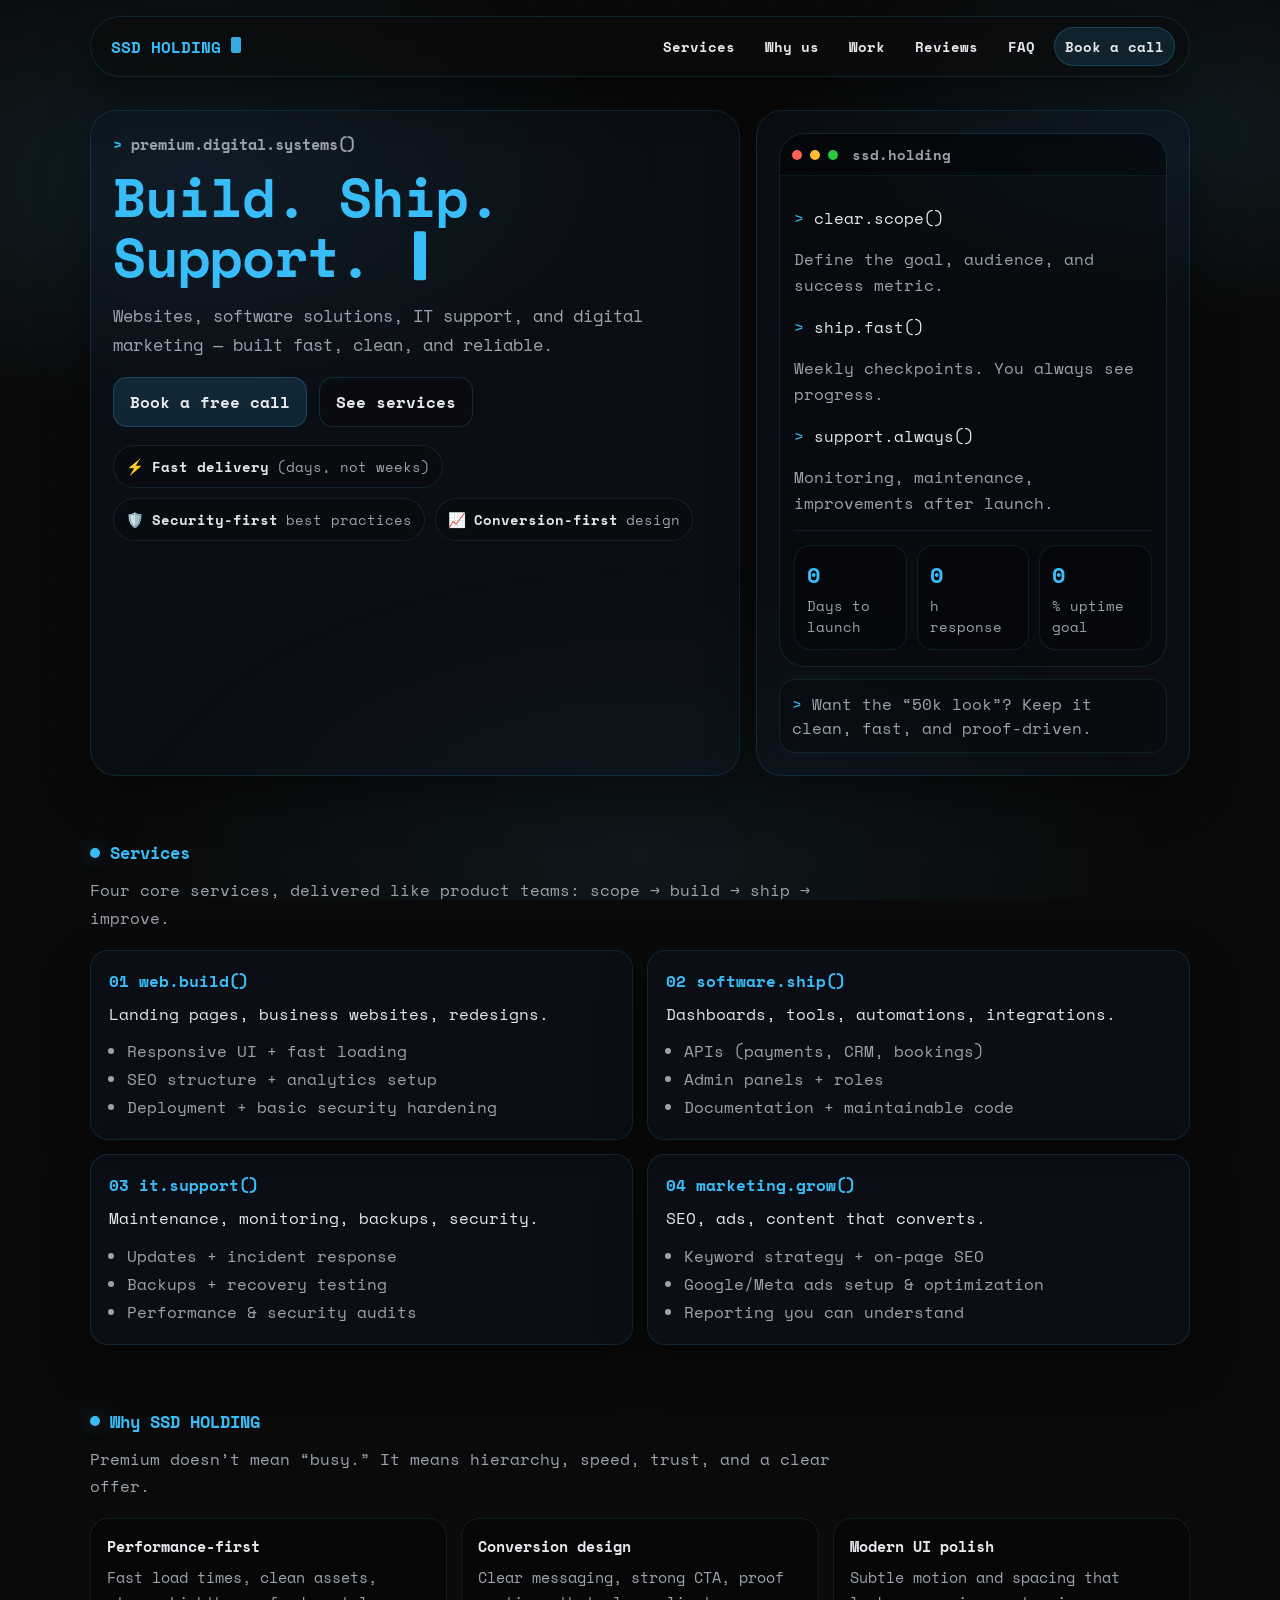
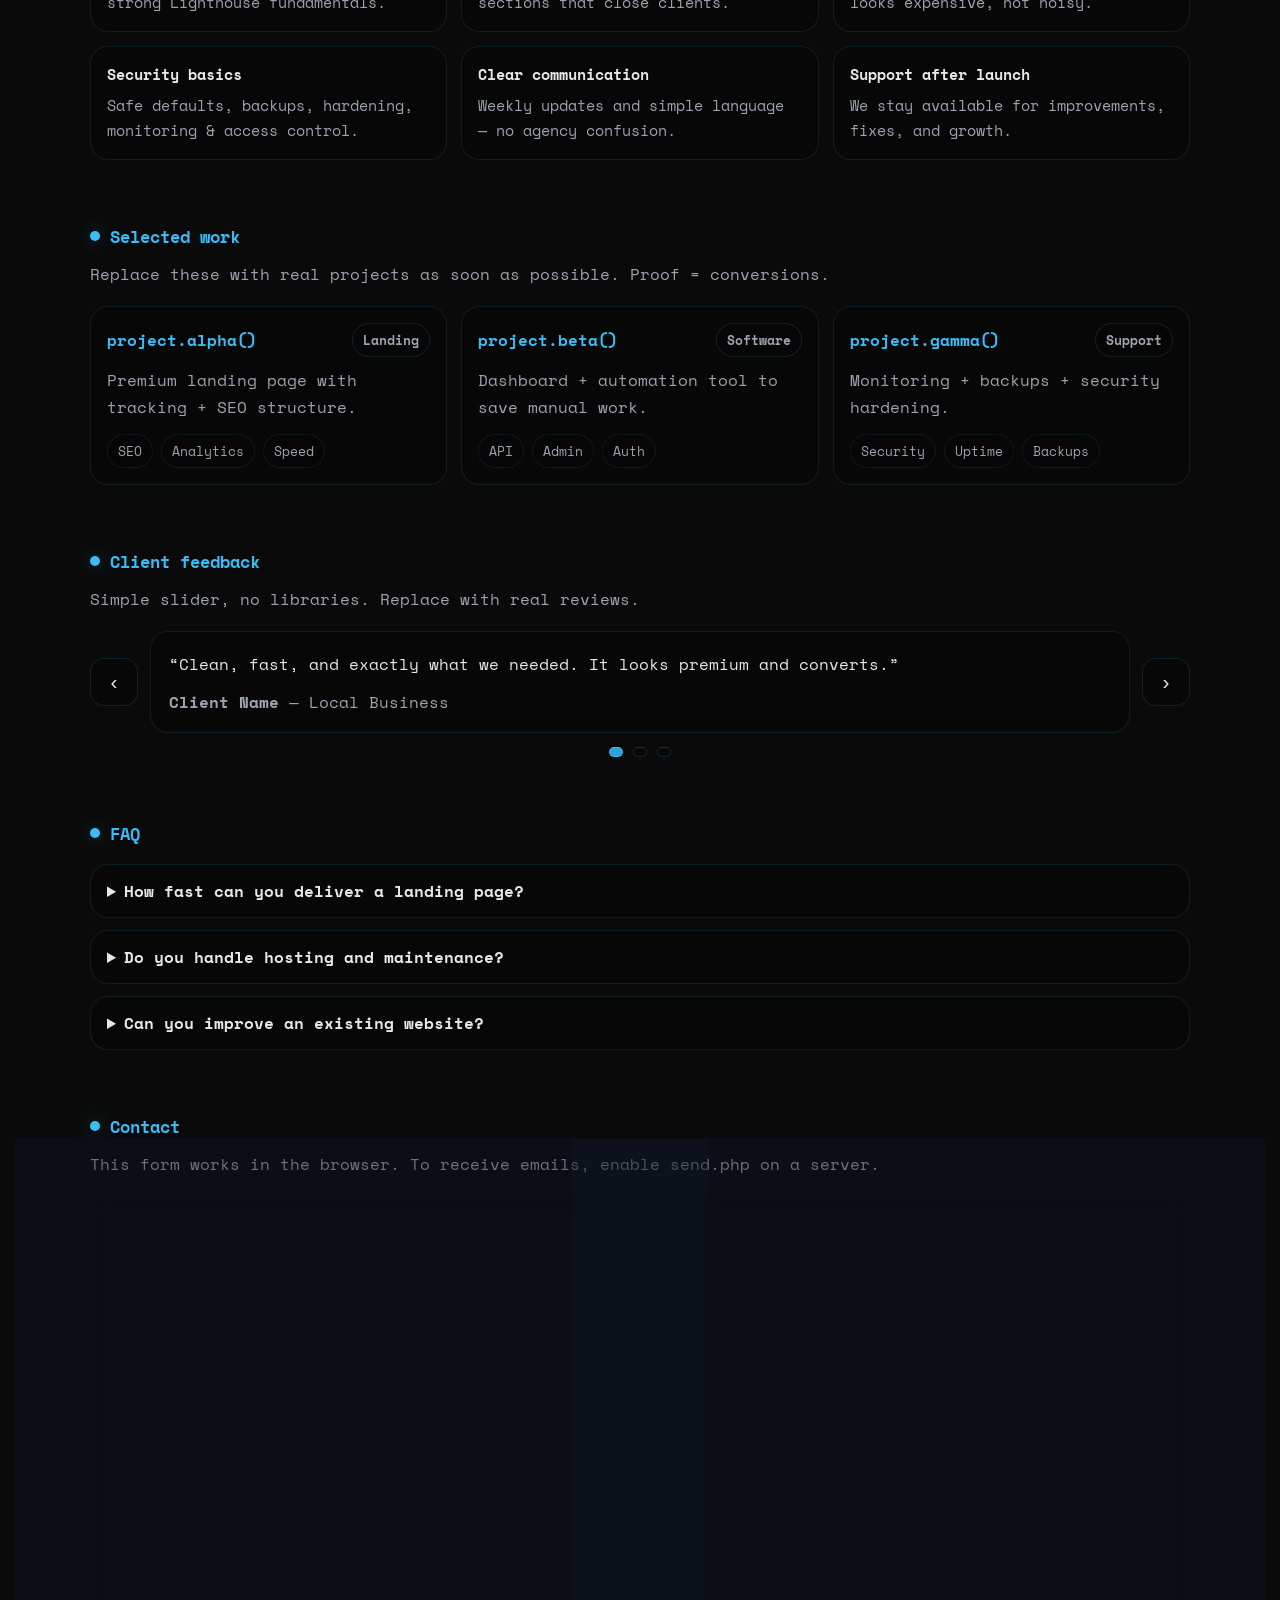
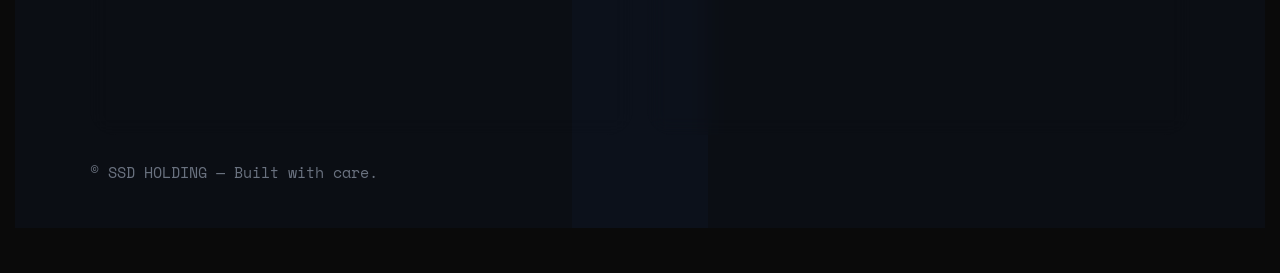
<file: index.html>
<!DOCTYPE html>
<html lang="en">

<head>
    <!-- =========================================
       SSD HOLDING - Premium Landing Page
       File: index.html
  ========================================== -->
    <meta charset="UTF-8" />
    <meta name="viewport" content="width=device-width, initial-scale=1.0" />

    <title>SSD HOLDING | Websites • Software • IT Support • Marketing</title>
    <meta name="description" content="SSD HOLDING builds websites and software, provides IT support, and runs digital marketing—fast, clean, and reliable." />

    <!-- Font (optional). If you want 100% offline, remove this link. -->
    <link rel="preconnect" href="https://fonts.googleapis.com" />
    <link rel="preconnect" href="https://fonts.gstatic.com" crossorigin />
    <link href="https://fonts.googleapis.com/css2?family=Space+Mono:wght@400;700&display=swap" rel="stylesheet" />

    <!-- Your CSS -->
    <link rel="stylesheet" href="./styles.css" />
</head>

<body>
    <!-- Background glow layers -->
    <canvas id="codeRain" aria-hidden="true"></canvas>

    <div class="bg-glow" aria-hidden="true"></div>

    <!-- Sticky navigation -->
    <header class="nav" aria-label="Main navigation">
        <div class="nav__inner">
            <a class="nav__brand" href="#top" aria-label="SSD HOLDING home">
                <span class="nav__brandText">SSD HOLDING</span>
                <span class="nav__cursor" aria-hidden="true"></span>
            </a>

            <nav class="nav__links" aria-label="Navigation links">
                <a href="./services.html">Services</a>
                <a href="./why-us.html">Why us</a>
                <a href="./work.html">Work</a>
                <a href="./reviews.html">Reviews</a>
                <a href="./faq.html">FAQ</a>
                <a class="nav__cta" href="./contact.html">Book a call</a>
            </nav>

            <button class="nav__menuBtn" type="button" aria-label="Open menu" aria-expanded="false">
        ☰
      </button>
        </div>

    </header>

    <main id="top" class="wrap">
        <!-- HERO -->
        <section class="hero">
            <div class="hero__grid">
                <div class="panel reveal">
                    <p class="kicker"><span class="gt">&gt;</span> premium.digital.systems()</p>
                    <h1 class="hero__title">
                        Build. Ship. Support.
                        <span class="hero__cursor" aria-hidden="true"></span>
                    </h1>

                    <p class="hero__tagline">
                        Websites, software solutions, IT support, and digital marketing — built fast, clean, and reliable.
                    </p>

                    <div class="hero__actions">
                        <a class="btn btn--primary" href="./contact.html">Book a free call</a>
                        <a class="btn btn--ghost" href="./services.html">See services</a>
                    </div>

                    <div class="trust">
                        <div class="chip">⚡ <b>Fast delivery</b> (days, not weeks)</div>
                        <div class="chip">🛡️ <b>Security-first</b> best practices</div>
                        <div class="chip">📈 <b>Conversion-first</b> design</div>
                    </div>
                </div>

                <div class="panel reveal">
                    <div class="terminal">
                        <div class="terminal__top">
                            <span class="dot dot--r"></span>
                            <span class="dot dot--y"></span>
                            <span class="dot dot--g"></span>
                            <span class="terminal__title">ssd.holding</span>
                        </div>

                        <div class="terminal__body">
                            <p><span class="gt">&gt;</span> clear.scope()</p>
                            <p class="muted">Define the goal, audience, and success metric.</p>

                            <p><span class="gt">&gt;</span> ship.fast()</p>
                            <p class="muted">Weekly checkpoints. You always see progress.</p>

                            <p><span class="gt">&gt;</span> support.always()</p>
                            <p class="muted">Monitoring, maintenance, improvements after launch.</p>

                            <div class="terminal__bar"></div>

                            <div class="stats">
                                <div class="stat">
                                    <div class="stat__num" data-count="7">0</div>
                                    <div class="stat__lbl">Days to launch</div>
                                </div>
                                <div class="stat">
                                    <div class="stat__num" data-count="24">0</div>
                                    <div class="stat__lbl">h response</div>
                                </div>
                                <div class="stat">
                                    <div class="stat__num" data-count="99">0</div>
                                    <div class="stat__lbl">% uptime goal</div>
                                </div>
                            </div>
                        </div>
                    </div>

                    <div class="note">
                        <span class="gt">&gt;</span> Want the “50k look”? Keep it clean, fast, and proof-driven.
                    </div>
                </div>
            </div>
        </section>

        <!-- SERVICES -->
        <section id="services" class="section">
            <div class="section__head reveal">
                <div class="section__title"><span class="dotTitle"></span>
                    <h2>Services</h2>
                </div>
                <p class="section__sub">
                    Four core services, delivered like product teams: scope → build → ship → improve.
                </p>
            </div>

            <div class="grid grid--2">
                <article class="card reveal">
                    <h3>01 web.build()</h3>
                    <p>Landing pages, business websites, redesigns.</p>
                    <ul>
                        <li>Responsive UI + fast loading</li>
                        <li>SEO structure + analytics setup</li>
                        <li>Deployment + basic security hardening</li>
                    </ul>
                </article>

                <article class="card reveal">
                    <h3>02 software.ship()</h3>
                    <p>Dashboards, tools, automations, integrations.</p>
                    <ul>
                        <li>APIs (payments, CRM, bookings)</li>
                        <li>Admin panels + roles</li>
                        <li>Documentation + maintainable code</li>
                    </ul>
                </article>

                <article class="card reveal">
                    <h3>03 it.support()</h3>
                    <p>Maintenance, monitoring, backups, security.</p>
                    <ul>
                        <li>Updates + incident response</li>
                        <li>Backups + recovery testing</li>
                        <li>Performance & security audits</li>
                    </ul>
                </article>

                <article class="card reveal">
                    <h3>04 marketing.grow()</h3>
                    <p>SEO, ads, content that converts.</p>
                    <ul>
                        <li>Keyword strategy + on-page SEO</li>
                        <li>Google/Meta ads setup & optimization</li>
                        <li>Reporting you can understand</li>
                    </ul>
                </article>
            </div>
        </section>

        <!-- WHY US -->
        <section id="why" class="section">
            <div class="section__head reveal">
                <div class="section__title"><span class="dotTitle"></span>
                    <h2>Why SSD HOLDING</h2>
                </div>
                <p class="section__sub">
                    Premium doesn’t mean “busy.” It means hierarchy, speed, trust, and a clear offer.
                </p>
            </div>

            <div class="grid grid--3">
                <div class="feature reveal">
                    <h4>Performance-first</h4>
                    <p>Fast load times, clean assets, strong Lighthouse fundamentals.</p>
                </div>
                <div class="feature reveal">
                    <h4>Conversion design</h4>
                    <p>Clear messaging, strong CTA, proof sections that close clients.</p>
                </div>
                <div class="feature reveal">
                    <h4>Modern UI polish</h4>
                    <p>Subtle motion and spacing that looks expensive, not noisy.</p>
                </div>
                <div class="feature reveal">
                    <h4>Security basics</h4>
                    <p>Safe defaults, backups, hardening, monitoring & access control.</p>
                </div>
                <div class="feature reveal">
                    <h4>Clear communication</h4>
                    <p>Weekly updates and simple language — no agency confusion.</p>
                </div>
                <div class="feature reveal">
                    <h4>Support after launch</h4>
                    <p>We stay available for improvements, fixes, and growth.</p>
                </div>
            </div>
        </section>

        <!-- WORK -->
        <section id="work" class="section">
            <div class="section__head reveal">
                <div class="section__title"><span class="dotTitle"></span>
                    <h2>Selected work</h2>
                </div>
                <p class="section__sub">Replace these with real projects as soon as possible. Proof = conversions.</p>
            </div>

            <div class="grid grid--3">
                <article class="work reveal">
                    <div class="work__top">
                        <h3>project.alpha()</h3>
                        <span class="badge">Landing</span>
                    </div>
                    <p>Premium landing page with tracking + SEO structure.</p>
                    <div class="work__tags">
                        <span>SEO</span><span>Analytics</span><span>Speed</span>
                    </div>
                </article>

                <article class="work reveal">
                    <div class="work__top">
                        <h3>project.beta()</h3>
                        <span class="badge">Software</span>
                    </div>
                    <p>Dashboard + automation tool to save manual work.</p>
                    <div class="work__tags">
                        <span>API</span><span>Admin</span><span>Auth</span>
                    </div>
                </article>

                <article class="work reveal">
                    <div class="work__top">
                        <h3>project.gamma()</h3>
                        <span class="badge">Support</span>
                    </div>
                    <p>Monitoring + backups + security hardening.</p>
                    <div class="work__tags">
                        <span>Security</span><span>Uptime</span><span>Backups</span>
                    </div>
                </article>
            </div>
        </section>

        <!-- REVIEWS -->
        <section id="reviews" class="section">
            <div class="section__head reveal">
                <div class="section__title"><span class="dotTitle"></span>
                    <h2>Client feedback</h2>
                </div>
                <p class="section__sub">Simple slider, no libraries. Replace with real reviews.</p>
            </div>

            <div class="reviewSlider reveal" aria-label="Testimonials">
                <button class="sliderBtn" type="button" data-slide="prev" aria-label="Previous review">‹</button>

                <div class="reviewViewport">
                    <div class="reviewTrack">
                        <article class="review">
                            <p>“Clean, fast, and exactly what we needed. It looks premium and converts.”</p>
                            <span><b>Client Name</b> — Local Business</span>
                        </article>
                        <article class="review">
                            <p>“Communication was clear, delivery was fast, and support after launch was perfect.”</p>
                            <span><b>Client Name</b> — Startup</span>
                        </article>
                        <article class="review">
                            <p>“SEO structure and tracking were set up correctly from day one.”</p>
                            <span><b>Client Name</b> — Service Company</span>
                        </article>
                    </div>
                </div>

                <button class="sliderBtn" type="button" data-slide="next" aria-label="Next review">›</button>
            </div>

            <div class="dots reveal" aria-label="Review dots">
                <button class="dotBtn is-active" type="button" data-dot="0" aria-label="Go to review 1"></button>
                <button class="dotBtn" type="button" data-dot="1" aria-label="Go to review 2"></button>
                <button class="dotBtn" type="button" data-dot="2" aria-label="Go to review 3"></button>
            </div>
        </section>

        <!-- FAQ -->
        <section id="faq" class="section">
            <div class="section__head reveal">
                <div class="section__title"><span class="dotTitle"></span>
                    <h2>FAQ</h2>
                </div>
            </div>

            <div class="faq">
                <details class="reveal">
                    <summary>How fast can you deliver a landing page?</summary>
                    <p>A lean, premium landing page can often be delivered in days depending on content readiness.</p>
                </details>

                <details class="reveal">
                    <summary>Do you handle hosting and maintenance?</summary>
                    <p>Yes. We can set up hosting, deployments, monitoring, backups, and ongoing updates.</p>
                </details>

                <details class="reveal">
                    <summary>Can you improve an existing website?</summary>
                    <p>Yes. We can redesign, optimize performance, fix SEO structure, and improve conversion flow.</p>
                </details>
            </div>
        </section>

        <!-- CONTACT -->
        <section id="contact" class="section">
            <div class="section__head reveal">
                <div class="section__title"><span class="dotTitle"></span>
                    <h2>Contact</h2>
                </div>
                <p class="section__sub">This form works in the browser. To receive emails, enable send.php on a server.</p>
            </div>

            <div class="grid grid--2">
                <div class="panel reveal">
                    <p class="contactLine"><span class="gt">&gt;</span> Email: <b>your@email.com</b></p>
                    <p class="contactLine"><span class="gt">&gt;</span> WhatsApp: <b>+43 ...</b></p>
                    <p class="contactLine"><span class="gt">&gt;</span> Location: <b>Austria / EU</b></p>
                    <p class="contactLine"><span class="gt">&gt;</span> Response: <b>&lt; 24h</b></p>
                    <div class="miniCard">
                        <p class="muted">Tip: Add Calendly later for instant bookings.</p>
                    </div>
                </div>

                <div class="panel reveal">
                    <!-- If you use PHP, set action="./send.php" method="POST" -->
                    <form id="leadForm" class="form" action="./send.php" method="POST" novalidate>
                        <label>
              <span>Name</span>
              <input type="text" name="name" id="name" placeholder="Your name" autocomplete="name" required />
            </label>

                        <label>
              <span>Email</span>
              <input type="email" name="email" id="email" placeholder="Email address" autocomplete="email" required />
            </label>

                        <label>
              <span>Company (optional)</span>
              <input type="text" name="company" id="company" placeholder="Company" autocomplete="organization" />
            </label>

                        <label>
              <span>Message</span>
              <textarea name="message" id="msg" placeholder="What do you need?" required></textarea>
            </label>

                        <button class="btn btn--primary" type="submit">Send message</button>
                        <p id="formStatus" class="muted" aria-live="polite"></p>
                    </form>
                </div>
            </div>

            <footer class="footer reveal">
                © <span id="year"></span> SSD HOLDING — Built with care.
            </footer>
        </section>
    </main>

    <!-- Your JS -->
    <script src="./app.js"></script>
</body>

</html>
</file>
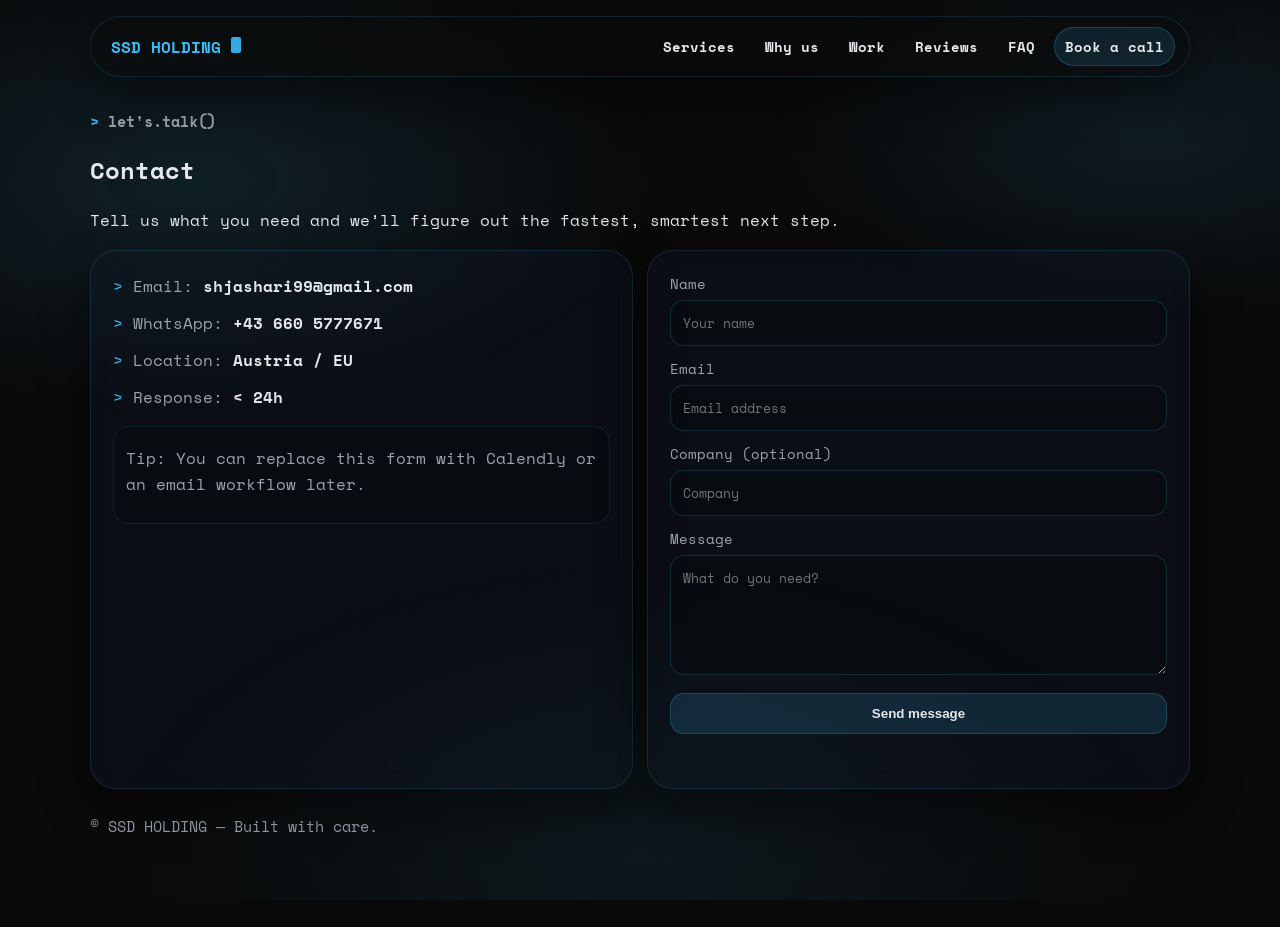
<file: contact.html>
<!DOCTYPE html>
<html lang="en">

<head>
    <meta charset="UTF-8" />
    <meta name="viewport" content="width=device-width, initial-scale=1.0" />
    <title>SSD HOLDING | Contact</title>
    <meta name="description" content="Contact SSD HOLDING to discuss a website, software, support, or marketing project." />
    <link rel="preconnect" href="https://fonts.googleapis.com" />
    <link rel="preconnect" href="https://fonts.gstatic.com" crossorigin />
    <link href="https://fonts.googleapis.com/css2?family=Space+Mono:wght@400;700&display=swap" rel="stylesheet" />
    <link rel="stylesheet" href="./styles.css" />
</head>

<body>
    <canvas id="codeRain" aria-hidden="true"></canvas>
    <div class="bg-glow" aria-hidden="true"></div>

    <header class="nav" aria-label="Main navigation">
        <div class="nav__inner">
            <a class="nav__brand" href="./index.html" aria-label="SSD HOLDING home">
                <span class="nav__brandText">SSD HOLDING</span>
                <span class="nav__cursor" aria-hidden="true"></span>
            </a>

            <nav class="nav__links" aria-label="Navigation links">
                <a href="./services.html">Services</a>
                <a href="./why-us.html">Why us</a>
                <a href="./work.html">Work</a>
                <a href="./reviews.html">Reviews</a>
                <a href="./faq.html">FAQ</a>
                <a class="nav__cta" href="./contact.html">Book a call</a>
            </nav>

            <button class="nav__menuBtn" type="button" aria-label="Open menu" aria-expanded="false">☰</button>
        </div>

    </header>

    <main class="wrap page-shell">
        <section class="page-intro reveal">
            <p class="kicker"><span class="gt">&gt;</span> let's.talk()</p>
            <h1>Contact</h1>
            <p class="page-subtitle">Tell us what you need and we’ll figure out the fastest, smartest next step.</p>
        </section>

        <section class="grid grid--2">
            <div class="panel reveal">
                <p class="contactLine"><span class="gt">&gt;</span> Email: <b>shjashari99@gmail.com</b></p>
                <p class="contactLine"><span class="gt">&gt;</span> WhatsApp: <b>+43 660 5777671</b></p>
                <p class="contactLine"><span class="gt">&gt;</span> Location: <b>Austria / EU</b></p>
                <p class="contactLine"><span class="gt">&gt;</span> Response: <b>&lt; 24h</b></p>
                <div class="miniCard">
                    <p class="muted">Tip: You can replace this form with Calendly or an email workflow later.</p>
                </div>
            </div>

            <div class="panel reveal">
                <form id="leadForm" class="form" action="./mail.php" method="POST" novalidate>
                    <label>
                        <span>Name</span>
                        <input type="text" name="name" id="name" placeholder="Your name" autocomplete="name" required />
                    </label>

                    <label>
                        <span>Email</span>
                        <input type="email" name="email" id="email" placeholder="Email address" autocomplete="email" required />
                    </label>

                    <label>
                        <span>Company (optional)</span>
                        <input type="text" name="company" id="company" placeholder="Company" autocomplete="organization" />
                    </label>

                    <label>
                        <span>Message</span>
                        <textarea name="message" id="msg" placeholder="What do you need?" required></textarea>
                    </label>

                    <button class="btn btn--primary" type="submit">Send message</button>
                    <p id="formStatus" class="muted" aria-live="polite"></p>
                </form>
            </div>
        </section>

        <footer class="footer reveal">
            © <span id="year"></span> SSD HOLDING — Built with care.
        </footer>
    </main>

    <script src="./app.js"></script>
</body>

</html>
</file>
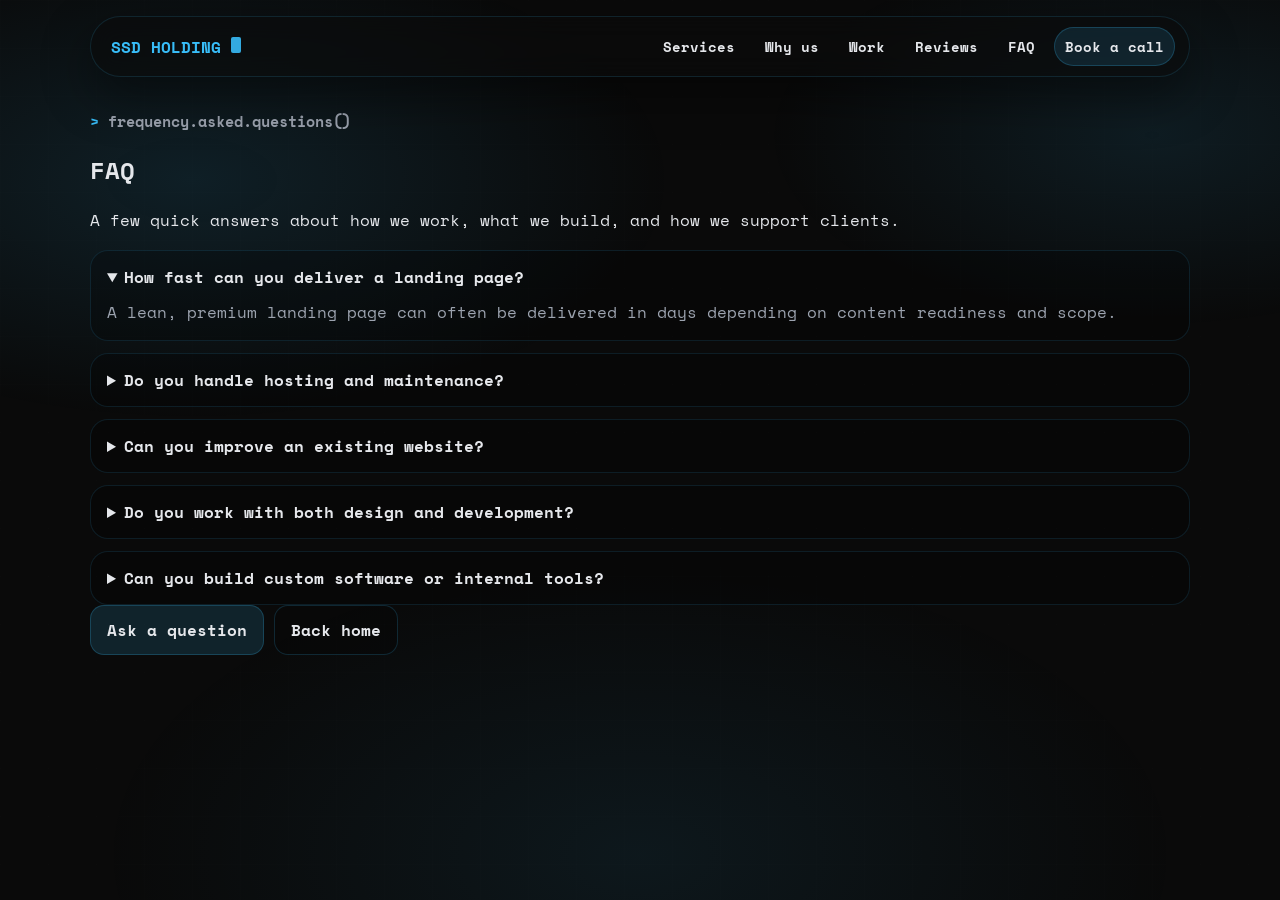
<file: faq.html>
<!DOCTYPE html>
<html lang="en">

<head>
    <meta charset="UTF-8" />
    <meta name="viewport" content="width=device-width, initial-scale=1.0" />
    <title>SSD HOLDING | FAQ</title>
    <meta name="description" content="Frequently asked questions about SSD HOLDING services, delivery, and support." />
    <link rel="preconnect" href="https://fonts.googleapis.com" />
    <link rel="preconnect" href="https://fonts.gstatic.com" crossorigin />
    <link href="https://fonts.googleapis.com/css2?family=Space+Mono:wght@400;700&display=swap" rel="stylesheet" />
    <link rel="stylesheet" href="./styles.css" />
</head>

<body>
    <canvas id="codeRain" aria-hidden="true"></canvas>
    <div class="bg-glow" aria-hidden="true"></div>

    <header class="nav" aria-label="Main navigation">
        <div class="nav__inner">
            <a class="nav__brand" href="./index.html" aria-label="SSD HOLDING home">
                <span class="nav__brandText">SSD HOLDING</span>
                <span class="nav__cursor" aria-hidden="true"></span>
            </a>

            <nav class="nav__links" aria-label="Navigation links">
                <a href="./services.html">Services</a>
                <a href="./why-us.html">Why us</a>
                <a href="./work.html">Work</a>
                <a href="./reviews.html">Reviews</a>
                <a href="./faq.html">FAQ</a>
                <a class="nav__cta" href="./contact.html">Book a call</a>
            </nav>

            <button class="nav__menuBtn" type="button" aria-label="Open menu" aria-expanded="false">☰</button>
        </div>


    </header>

    <main class="wrap page-shell">
        <section class="page-intro reveal">
            <p class="kicker"><span class="gt">&gt;</span> frequency.asked.questions()</p>
            <h1>FAQ</h1>
            <p class="page-subtitle">A few quick answers about how we work, what we build, and how we support clients.</p>
        </section>

        <section class="faq reveal">
            <details open>
                <summary>How fast can you deliver a landing page?</summary>
                <p>A lean, premium landing page can often be delivered in days depending on content readiness and scope.</p>
            </details>

            <details>
                <summary>Do you handle hosting and maintenance?</summary>
                <p>Yes. We can set up hosting, deployment, backups, monitoring, updates, and ongoing technical support.</p>
            </details>

            <details>
                <summary>Can you improve an existing website?</summary>
                <p>Yes. We can redesign, optimize performance, fix structure, and improve the conversion flow of an existing site.</p>
            </details>

            <details>
                <summary>Do you work with both design and development?</summary>
                <p>Yes. We handle the visual direction, structure, front-end build, and technical setup needed to ship neatly.</p>
            </details>

            <details>
                <summary>Can you build custom software or internal tools?</summary>
                <p>Yes. We can create dashboards, automations, admin tools, and custom business workflows when needed.</p>
            </details>
        </section>

        <div class="cta-row reveal">
            <a class="btn btn--primary" href="./contact.html">Ask a question</a>
            <a class="btn btn--ghost" href="./index.html">Back home</a>
        </div>
    </main>

    <script src="./app.js"></script>
</body>

</html>
</file>
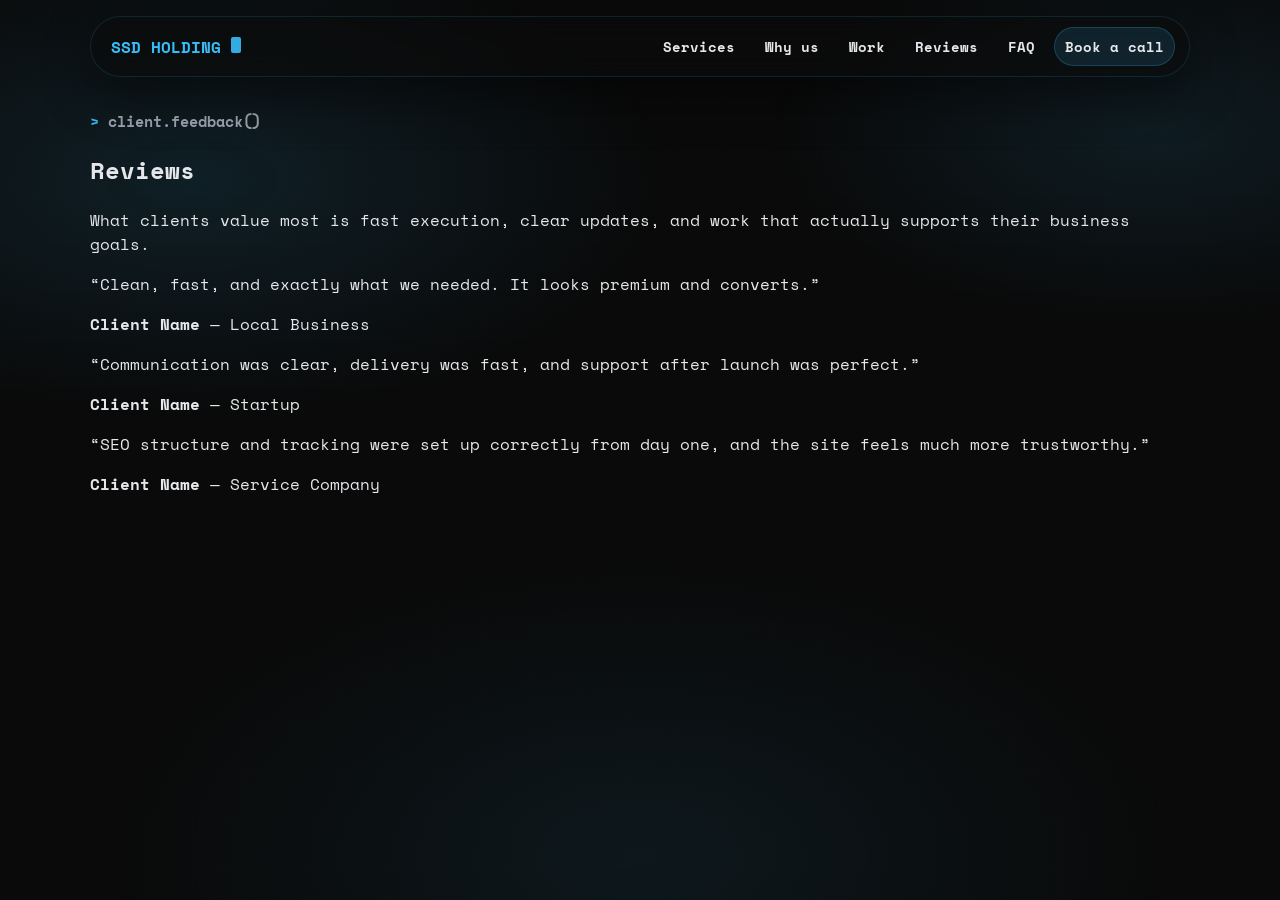
<file: reviews.html>
<!DOCTYPE html>
<html lang="en">

<head>
    <meta charset="UTF-8" />
    <meta name="viewport" content="width=device-width, initial-scale=1.0" />
    <title>SSD HOLDING | Reviews</title>
    <meta name="description" content="Client feedback and testimonials for SSD HOLDING." />
    <link rel="preconnect" href="https://fonts.googleapis.com" />
    <link rel="preconnect" href="https://fonts.gstatic.com" crossorigin />
    <link href="https://fonts.googleapis.com/css2?family=Space+Mono:wght@400;700&display=swap" rel="stylesheet" />
    <link rel="stylesheet" href="./styles.css" />
</head>

<body>
    <canvas id="codeRain" aria-hidden="true"></canvas>
    <div class="bg-glow" aria-hidden="true"></div>

    <header class="nav" aria-label="Main navigation">
        <div class="nav__inner">
            <a class="nav__brand" href="./index.html" aria-label="SSD HOLDING home">
                <span class="nav__brandText">SSD HOLDING</span>
                <span class="nav__cursor" aria-hidden="true"></span>
            </a>

            <nav class="nav__links" aria-label="Navigation links">
                <a href="./services.html">Services</a>
                <a href="./why-us.html">Why us</a>
                <a href="./work.html">Work</a>
                <a href="./reviews.html">Reviews</a>
                <a href="./faq.html">FAQ</a>
                <a class="nav__cta" href="./contact.html">Book a call</a>
            </nav>

            <button class="nav__menuBtn" type="button" aria-label="Open menu" aria-expanded="false">☰</button>
        </div>

    </header>

    <main class="wrap page-shell">
        <section class="page-intro reveal">
            <p class="kicker"><span class="gt">&gt;</span> client.feedback()</p>
            <h1>Reviews</h1>
            <p class="page-subtitle">What clients value most is fast execution, clear updates, and work that actually supports their business goals.</p>
        </section>

        <section class="reviewLayout reveal">
            <article class="reviewCard">
                <p>“Clean, fast, and exactly what we needed. It looks premium and converts.”</p>
                <span><b>Client Name</b> — Local Business</span>
            </article>
            <article class="reviewCard">
                <p>“Communication was clear, delivery was fast, and support after launch was perfect.”</p>
                <span><b>Client Name</b> — Startup</span>
            </article>
            <article class="reviewCard">
                <p>“SEO structure and tracking were set up correctly from day one, and the site feels much more trustworthy.”</p>
                <span><b>Client Name</b> — Service Company</span>
            </article>
        </section>
    </main>

    <script src="./app.js"></script>
</body>

</html>
</file>
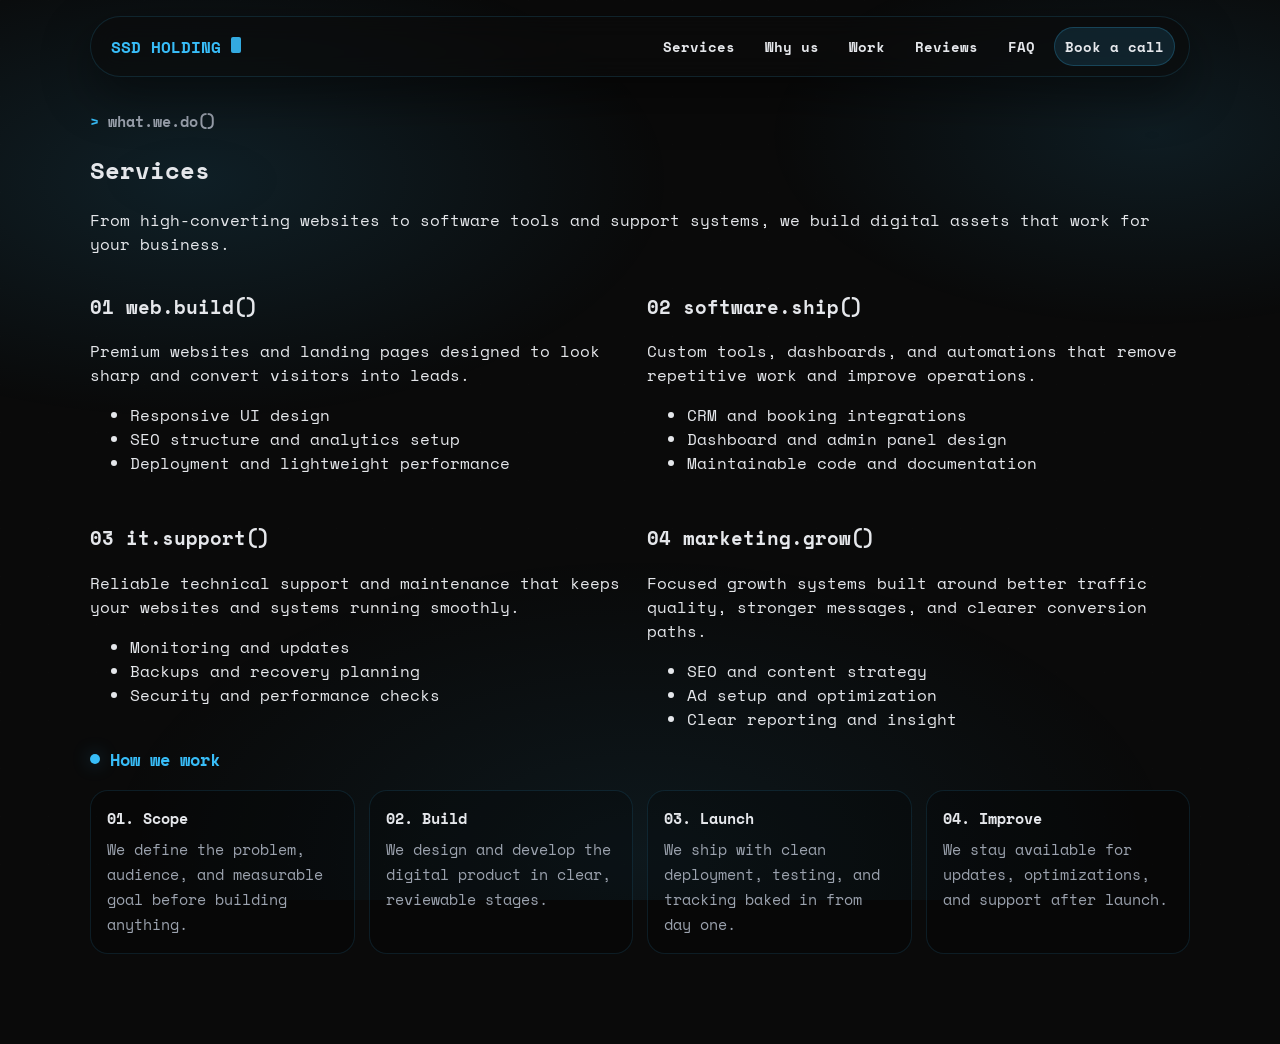
<file: services.html>
<!DOCTYPE html>
<html lang="en">

<head>
    <meta charset="UTF-8" />
    <meta name="viewport" content="width=device-width, initial-scale=1.0" />
    <title>SSD HOLDING | Services</title>
    <meta name="description" content="Website, software, IT support, and marketing services from SSD HOLDING." />
    <link rel="preconnect" href="https://fonts.googleapis.com" />
    <link rel="preconnect" href="https://fonts.gstatic.com" crossorigin />
    <link href="https://fonts.googleapis.com/css2?family=Space+Mono:wght@400;700&display=swap" rel="stylesheet" />
    <link rel="stylesheet" href="./styles.css" />
</head>

<body>
    <canvas id="codeRain" aria-hidden="true"></canvas>
    <div class="bg-glow" aria-hidden="true"></div>

    <header class="nav" aria-label="Main navigation">
        <div class="nav__inner">
            <a class="nav__brand" href="./index.html" aria-label="SSD HOLDING home">
                <span class="nav__brandText">SSD HOLDING</span>
                <span class="nav__cursor" aria-hidden="true"></span>
            </a>

            <nav class="nav__links" aria-label="Navigation links">
                <a href="./services.html">Services</a>
                <a href="./why-us.html">Why us</a>
                <a href="./work.html">Work</a>
                <a href="./reviews.html">Reviews</a>
                <a href="./faq.html">FAQ</a>
                <a class="nav__cta" href="./contact.html">Book a call</a>
            </nav>

            <button class="nav__menuBtn" type="button" aria-label="Open menu" aria-expanded="false">☰</button>
        </div>

    </header>

    <main class="wrap page-shell">
        <section class="page-intro reveal">
            <p class="kicker"><span class="gt">&gt;</span> what.we.do()</p>
            <h1>Services</h1>
            <p class="page-subtitle">From high-converting websites to software tools and support systems, we build digital assets that work for your business.</p>
        </section>

        <section class="grid grid--2">
            <article class="page-card reveal">
                <h3>01 web.build()</h3>
                <p>Premium websites and landing pages designed to look sharp and convert visitors into leads.</p>
                <ul>
                    <li>Responsive UI design</li>
                    <li>SEO structure and analytics setup</li>
                    <li>Deployment and lightweight performance</li>
                </ul>
            </article>

            <article class="page-card reveal">
                <h3>02 software.ship()</h3>
                <p>Custom tools, dashboards, and automations that remove repetitive work and improve operations.</p>
                <ul>
                    <li>CRM and booking integrations</li>
                    <li>Dashboard and admin panel design</li>
                    <li>Maintainable code and documentation</li>
                </ul>
            </article>

            <article class="page-card reveal">
                <h3>03 it.support()</h3>
                <p>Reliable technical support and maintenance that keeps your websites and systems running smoothly.</p>
                <ul>
                    <li>Monitoring and updates</li>
                    <li>Backups and recovery planning</li>
                    <li>Security and performance checks</li>
                </ul>
            </article>

            <article class="page-card reveal">
                <h3>04 marketing.grow()</h3>
                <p>Focused growth systems built around better traffic quality, stronger messages, and clearer conversion paths.</p>
                <ul>
                    <li>SEO and content strategy</li>
                    <li>Ad setup and optimization</li>
                    <li>Clear reporting and insight</li>
                </ul>
            </article>
        </section>

        <section class="page-section reveal">
            <div class="section__head">
                <div class="section__title"><span class="dotTitle"></span>
                    <h2>How we work</h2>
                </div>
            </div>
            <div class="grid grid--4">
                <div class="feature">
                    <h4>01. Scope</h4>
                    <p>We define the problem, audience, and measurable goal before building anything.</p>
                </div>
                <div class="feature">
                    <h4>02. Build</h4>
                    <p>We design and develop the digital product in clear, reviewable stages.</p>
                </div>
                <div class="feature">
                    <h4>03. Launch</h4>
                    <p>We ship with clean deployment, testing, and tracking baked in from day one.</p>
                </div>
                <div class="feature">
                    <h4>04. Improve</h4>
                    <p>We stay available for updates, optimizations, and support after launch.</p>
                </div>
            </div>
        </section>
    </main>

    <script src="./app.js"></script>
</body>

</html>
</file>
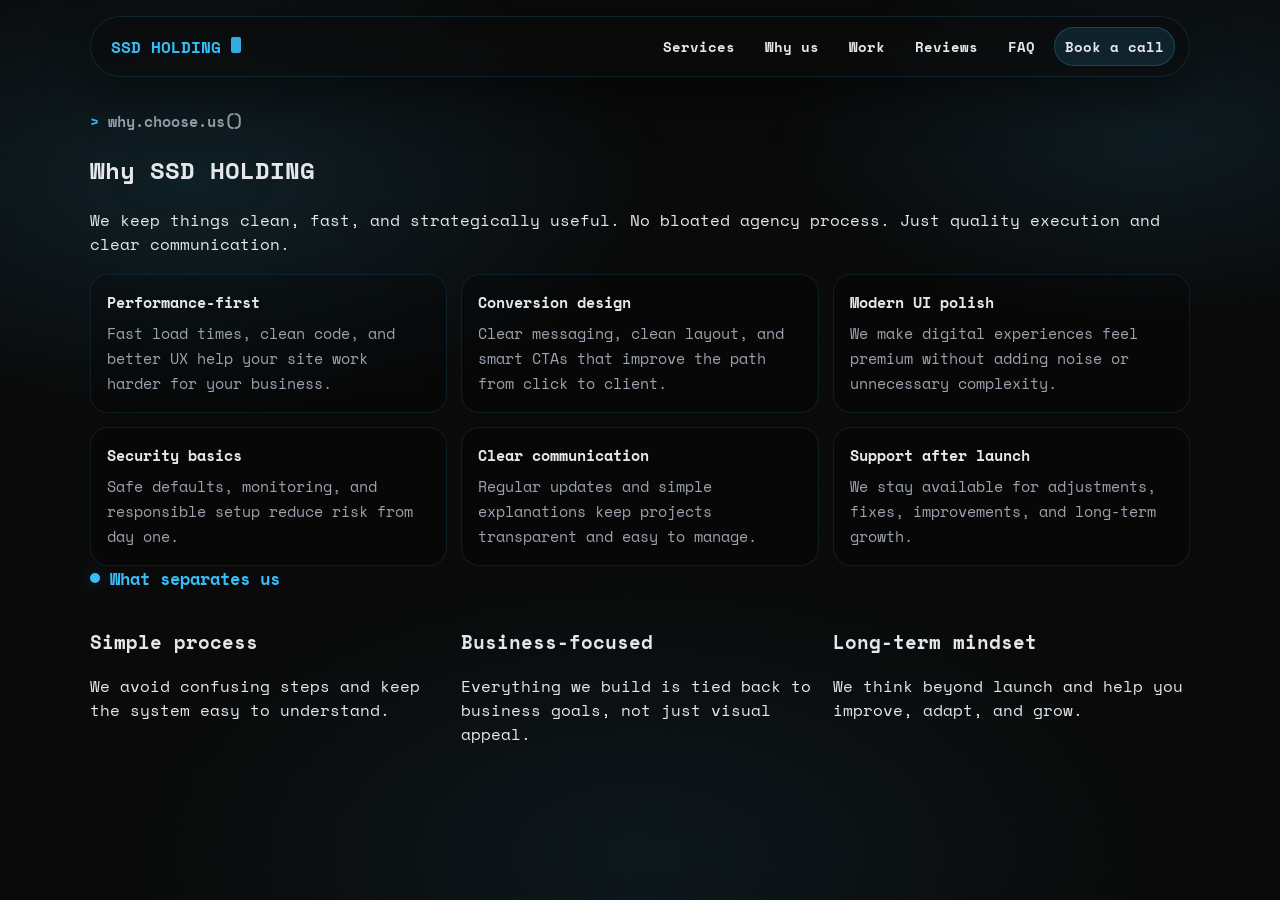
<file: why-us.html>
<!DOCTYPE html>
<html lang="en">

<head>
    <meta charset="UTF-8" />
    <meta name="viewport" content="width=device-width, initial-scale=1.0" />
    <title>SSD HOLDING | Why us</title>
    <meta name="description" content="Why businesses choose SSD HOLDING for better design, speed, support, and clean digital execution." />
    <link rel="preconnect" href="https://fonts.googleapis.com" />
    <link rel="preconnect" href="https://fonts.gstatic.com" crossorigin />
    <link href="https://fonts.googleapis.com/css2?family=Space+Mono:wght@400;700&display=swap" rel="stylesheet" />
    <link rel="stylesheet" href="./styles.css" />
</head>

<body>
    <canvas id="codeRain" aria-hidden="true"></canvas>
    <div class="bg-glow" aria-hidden="true"></div>

    <header class="nav" aria-label="Main navigation">
        <div class="nav__inner">
            <a class="nav__brand" href="./index.html" aria-label="SSD HOLDING home">
                <span class="nav__brandText">SSD HOLDING</span>
                <span class="nav__cursor" aria-hidden="true"></span>
            </a>

            <nav class="nav__links" aria-label="Navigation links">
                <a href="./services.html">Services</a>
                <a href="./why-us.html">Why us</a>
                <a href="./work.html">Work</a>
                <a href="./reviews.html">Reviews</a>
                <a href="./faq.html">FAQ</a>
                <a class="nav__cta" href="./contact.html">Book a call</a>
            </nav>

            <button class="nav__menuBtn" type="button" aria-label="Open menu" aria-expanded="false">☰</button>
        </div>
    </header>

    <main class="wrap page-shell">
        <section class="page-intro reveal">
            <p class="kicker"><span class="gt">&gt;</span> why.choose.us()</p>
            <h1>Why SSD HOLDING</h1>
            <p class="page-subtitle">We keep things clean, fast, and strategically useful. No bloated agency process. Just quality execution and clear communication.</p>
        </section>

        <section class="grid grid--3">
            <div class="feature reveal">
                <h4>Performance-first</h4>
                <p>Fast load times, clean code, and better UX help your site work harder for your business.</p>
            </div>
            <div class="feature reveal">
                <h4>Conversion design</h4>
                <p>Clear messaging, clean layout, and smart CTAs that improve the path from click to client.</p>
            </div>
            <div class="feature reveal">
                <h4>Modern UI polish</h4>
                <p>We make digital experiences feel premium without adding noise or unnecessary complexity.</p>
            </div>
            <div class="feature reveal">
                <h4>Security basics</h4>
                <p>Safe defaults, monitoring, and responsible setup reduce risk from day one.</p>
            </div>
            <div class="feature reveal">
                <h4>Clear communication</h4>
                <p>Regular updates and simple explanations keep projects transparent and easy to manage.</p>
            </div>
            <div class="feature reveal">
                <h4>Support after launch</h4>
                <p>We stay available for adjustments, fixes, improvements, and long-term growth.</p>
            </div>
        </section>

        <section class="page-section reveal">
            <div class="section__head">
                <div class="section__title"><span class="dotTitle"></span>
                    <h2>What separates us</h2>
                </div>
            </div>
            <div class="grid grid--3">
                <div class="page-card">
                    <h3>Simple process</h3>
                    <p>We avoid confusing steps and keep the system easy to understand.</p>
                </div>
                <div class="page-card">
                    <h3>Business-focused</h3>
                    <p>Everything we build is tied back to business goals, not just visual appeal.</p>
                </div>
                <div class="page-card">
                    <h3>Long-term mindset</h3>
                    <p>We think beyond launch and help you improve, adapt, and grow.</p>
                </div>
            </div>
        </section>
    </main>

    <script src="./app.js"></script>
</body>

</html>
</file>
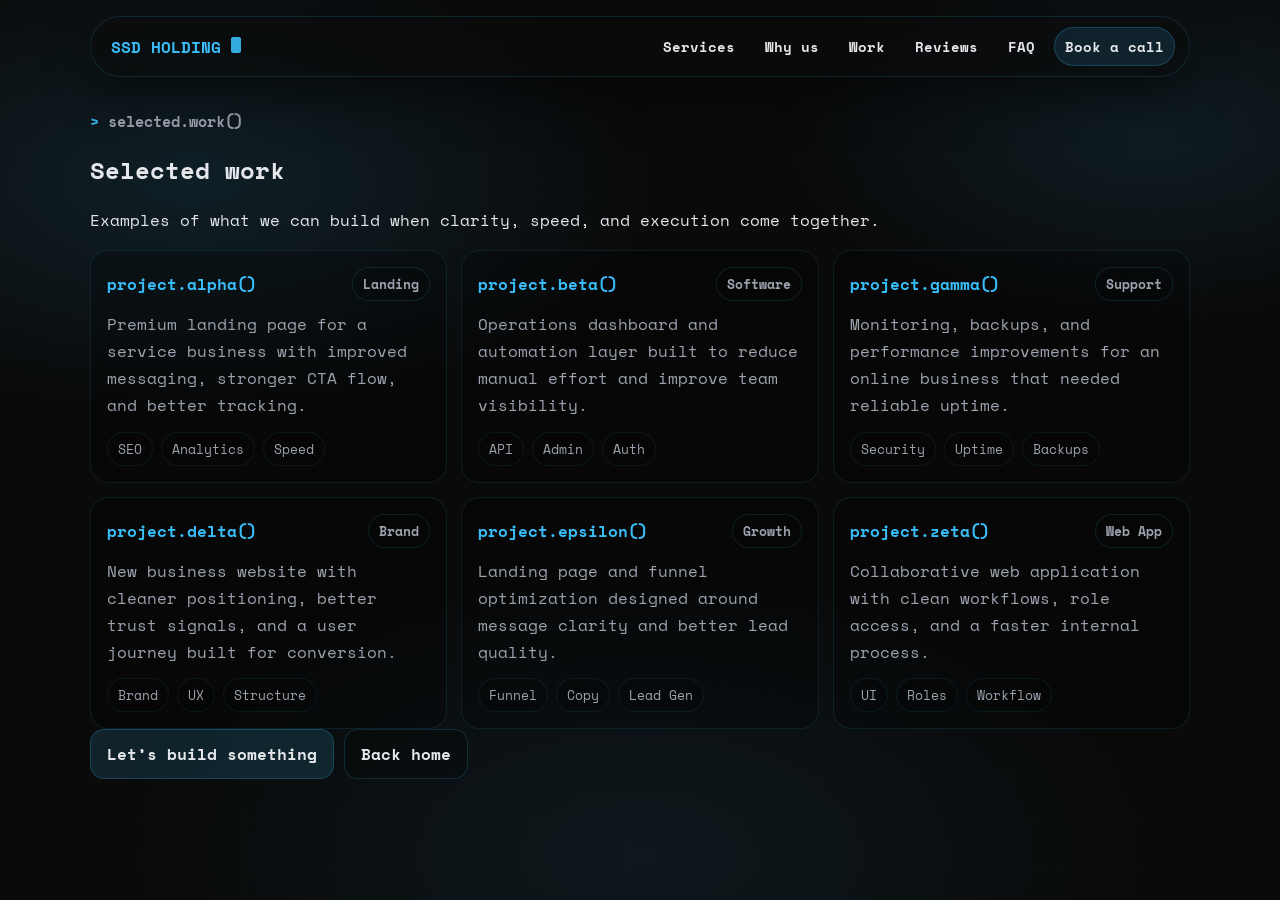
<file: work.html>
<!DOCTYPE html>
<html lang="en">

<head>
    <meta charset="UTF-8" />
    <meta name="viewport" content="width=device-width, initial-scale=1.0" />
    <title>SSD HOLDING | Work</title>
    <meta name="description" content="Selected work and case studies from SSD HOLDING." />
    <link rel="preconnect" href="https://fonts.googleapis.com" />
    <link rel="preconnect" href="https://fonts.gstatic.com" crossorigin />
    <link href="https://fonts.googleapis.com/css2?family=Space+Mono:wght@400;700&display=swap" rel="stylesheet" />
    <link rel="stylesheet" href="./styles.css" />
</head>

<body>
    <canvas id="codeRain" aria-hidden="true"></canvas>
    <div class="bg-glow" aria-hidden="true"></div>

    <header class="nav" aria-label="Main navigation">
        <div class="nav__inner">
            <a class="nav__brand" href="./index.html" aria-label="SSD HOLDING home">
                <span class="nav__brandText">SSD HOLDING</span>
                <span class="nav__cursor" aria-hidden="true"></span>
            </a>

            <nav class="nav__links" aria-label="Navigation links">
                <a href="./services.html">Services</a>
                <a href="./why-us.html">Why us</a>
                <a href="./work.html">Work</a>
                <a href="./reviews.html">Reviews</a>
                <a href="./faq.html">FAQ</a>
                <a class="nav__cta" href="./contact.html">Book a call</a>
            </nav>

            <button class="nav__menuBtn" type="button" aria-label="Open menu" aria-expanded="false">☰</button>
        </div>

    </header>

    <main class="wrap page-shell">
        <section class="page-intro reveal">
            <p class="kicker"><span class="gt">&gt;</span> selected.work()</p>
            <h1>Selected work</h1>
            <p class="page-subtitle">Examples of what we can build when clarity, speed, and execution come together.</p>
        </section>

        <section class="grid grid--3">
            <article class="work reveal">
                <div class="work__top">
                    <h3>project.alpha()</h3>
                    <span class="badge">Landing</span>
                </div>
                <p>Premium landing page for a service business with improved messaging, stronger CTA flow, and better tracking.</p>
                <div class="work__tags">
                    <span>SEO</span><span>Analytics</span><span>Speed</span>
                </div>
            </article>

            <article class="work reveal">
                <div class="work__top">
                    <h3>project.beta()</h3>
                    <span class="badge">Software</span>
                </div>
                <p>Operations dashboard and automation layer built to reduce manual effort and improve team visibility.</p>
                <div class="work__tags">
                    <span>API</span><span>Admin</span><span>Auth</span>
                </div>
            </article>

            <article class="work reveal">
                <div class="work__top">
                    <h3>project.gamma()</h3>
                    <span class="badge">Support</span>
                </div>
                <p>Monitoring, backups, and performance improvements for an online business that needed reliable uptime.</p>
                <div class="work__tags">
                    <span>Security</span><span>Uptime</span><span>Backups</span>
                </div>
            </article>

            <article class="work reveal">
                <div class="work__top">
                    <h3>project.delta()</h3>
                    <span class="badge">Brand</span>
                </div>
                <p>New business website with cleaner positioning, better trust signals, and a user journey built for conversion.</p>
                <div class="work__tags">
                    <span>Brand</span><span>UX</span><span>Structure</span>
                </div>
            </article>

            <article class="work reveal">
                <div class="work__top">
                    <h3>project.epsilon()</h3>
                    <span class="badge">Growth</span>
                </div>
                <p>Landing page and funnel optimization designed around message clarity and better lead quality.</p>
                <div class="work__tags">
                    <span>Funnel</span><span>Copy</span><span>Lead Gen</span>
                </div>
            </article>

            <article class="work reveal">
                <div class="work__top">
                    <h3>project.zeta()</h3>
                    <span class="badge">Web App</span>
                </div>
                <p>Collaborative web application with clean workflows, role access, and a faster internal process.</p>
                <div class="work__tags">
                    <span>UI</span><span>Roles</span><span>Workflow</span>
                </div>
            </article>
        </section>

        <div class="cta-row reveal">
            <a class="btn btn--primary" href="./contact.html">Let’s build something</a>
            <a class="btn btn--ghost" href="./index.html">Back home</a>
        </div>
    </main>

    <script src="./app.js"></script>
</body>

</html>
</file>
<file: styles.css>
/* =========================================
   SSD HOLDING - Premium Landing Page
   File: styles.css
========================================== */

:root {
    --bg: #0a0a0a;
    --panel: rgba(15, 23, 42, 0.35);
    --panel2: rgba(0, 0, 0, 0.25);
    --blue: #38bdf8;
    --text: #e5e7eb;
    --muted: #9ca3af;
    --border: rgba(56, 189, 248, 0.18);
    --border2: rgba(56, 189, 248, 0.32);
    --shadow: 0 18px 50px rgba(0, 0, 0, 0.45);
    --radius: 18px;
    --radius2: 26px;
}

* {
    box-sizing: border-box;
}

html,
body {
    margin: 0;
    padding: 0;
    background: var(--bg);
    color: var(--text);
    font-family: "Space Mono", monospace;
}

a {
    color: inherit;
}

.wrap {
    width: min(1100px, 92vw);
    margin: 0 auto;
    padding: 110px 0 90px;
    position: relative;
    z-index: 1;
}


/* ===============================
   BACKGROUND: CODE RAIN CANVAS
=================================*/

#codeRain {
    position: fixed;
    inset: 0;
    width: 100%;
    height: 100%;
    z-index: 0;
    /* behind everything */
    pointer-events: none;
    opacity: 0.22;
    /* adjust intensity */
}


/* Background glow */

.bg-glow {
    position: fixed;
    inset: 0;
    pointer-events: none;
    z-index: 0;
    background: radial-gradient(800px 400px at 15% 20%, rgba(56, 189, 248, 0.12), transparent 60%), radial-gradient(700px 350px at 90% 15%, rgba(56, 189, 248, 0.10), transparent 55%), radial-gradient(900px 500px at 50% 95%, rgba(56, 189, 248, 0.08), transparent 60%);
}


/* Subtle grid overlay */

body::before {
    content: "";
    position: fixed;
    inset: 0;
    background-image: linear-gradient(rgba(255, 255, 255, 0.04) 1px, transparent 1px), linear-gradient(90deg, rgba(255, 255, 255, 0.04) 1px, transparent 1px);
    background-size: 48px 48px;
    opacity: 0.16;
    pointer-events: none;
    z-index: 0;
}

.section {
    margin-top: 64px;
}

.section__head {
    margin-bottom: 18px;
}

.section__title {
    display: flex;
    align-items: center;
    gap: 10px;
}

.dotTitle {
    width: 10px;
    height: 10px;
    border-radius: 999px;
    background: var(--blue);
    box-shadow: 0 0 18px rgba(56, 189, 248, 0.35);
}

.section__title h2 {
    margin: 0;
    font-size: 1.05rem;
    color: var(--blue);
}

.section__sub {
    margin: 12px 0 0 0;
    color: var(--muted);
    line-height: 1.7;
    max-width: 80ch;
}


/* NAV */

.nav {
    position: fixed;
    top: 16px;
    left: 50%;
    transform: translateX(-50%);
    width: min(1100px, 92vw);
    z-index: 50;
}

.nav__inner {
    display: flex;
    align-items: center;
    justify-content: space-between;
    gap: 14px;
    padding: 10px 14px;
    border-radius: 999px;
    background: rgba(10, 10, 10, 0.60);
    backdrop-filter: blur(12px);
    border: 1px solid rgba(56, 189, 248, 0.14);
    box-shadow: var(--shadow);
}

.nav__brand {
    display: inline-flex;
    align-items: baseline;
    gap: 10px;
    text-decoration: none;
    padding-left: 6px;
}

.nav__brandText {
    font-weight: 700;
    color: var(--blue);
    font-size: 1rem;
}

.nav__cursor {
    width: 10px;
    height: 1em;
    background: var(--blue);
    border-radius: 2px;
    display: inline-block;
    opacity: 0.9;
    animation: blink 0.8s step-end infinite;
}

@keyframes blink {
    50% {
        opacity: 0;
    }
}

.nav__links {
    display: flex;
    align-items: center;
    gap: 8px;
}

.nav__links a {
    text-decoration: none;
    font-weight: 700;
    font-size: 0.9rem;
    color: var(--text);
    padding: 8px 10px;
    border-radius: 999px;
    border: 1px solid transparent;
    transition: 0.15s ease;
}

.nav__links a:hover {
    background: rgba(56, 189, 248, 0.12);
    border-color: rgba(56, 189, 248, 0.20);
}

.nav__cta {
    background: rgba(56, 189, 248, 0.12);
    border-color: rgba(56, 189, 248, 0.22) !important;
}

.nav__menuBtn {
    display: none;
    border: 1px solid rgba(56, 189, 248, 0.18);
    background: rgba(0, 0, 0, 0.25);
    color: var(--text);
    border-radius: 12px;
    padding: 8px 10px;
    font-size: 1rem;
    cursor: pointer;
}

.nav__mobile {
    margin-top: 10px;
    padding: 10px;
    border-radius: 18px;
    background: rgba(10, 10, 10, 0.70);
    border: 1px solid rgba(56, 189, 248, 0.14);
    backdrop-filter: blur(12px);
    box-shadow: var(--shadow);
    display: grid;
    gap: 8px;
}

.nav__mobile a {
    text-decoration: none;
    font-weight: 700;
    padding: 10px 12px;
    border-radius: 14px;
    border: 1px solid rgba(56, 189, 248, 0.12);
    background: rgba(0, 0, 0, 0.22);
}


/* HERO */

.hero {
    margin-top: 0;
}

.hero__grid {
    display: grid;
    grid-template-columns: 1.2fr 0.8fr;
    gap: 16px;
    align-items: stretch;
}

.panel {
    background: var(--panel);
    border: 1px solid rgba(56, 189, 248, 0.14);
    border-radius: var(--radius2);
    padding: 22px;
    box-shadow: var(--shadow);
    backdrop-filter: blur(10px);
}

.kicker {
    margin: 0 0 12px 0;
    color: var(--muted);
    font-weight: 700;
    font-size: 0.95rem;
}

.gt {
    color: var(--blue);
}

.hero__title {
    margin: 0;
    font-weight: 700;
    color: var(--blue);
    font-size: clamp(2.1rem, 5vw, 3.4rem);
    letter-spacing: -0.7px;
    line-height: 1.1;
}

.hero__cursor {
    width: 12px;
    height: 0.9em;
    background: var(--blue);
    display: inline-block;
    border-radius: 2px;
    margin-left: 10px;
    transform: translateY(0.06em);
    animation: blink 0.8s step-end infinite;
}

.hero__tagline {
    margin: 14px 0 0 0;
    color: var(--muted);
    font-size: 1.05rem;
    line-height: 1.75;
    max-width: 75ch;
}

.hero__actions {
    margin-top: 18px;
    display: flex;
    gap: 12px;
    flex-wrap: wrap;
}

.btn {
    display: inline-flex;
    align-items: center;
    justify-content: center;
    padding: 12px 16px;
    border-radius: 14px;
    border: 1px solid var(--border);
    text-decoration: none;
    color: var(--text);
    font-weight: 700;
    background: transparent;
    transition: 0.15s ease;
    cursor: pointer;
}

.btn:hover {
    transform: translateY(-1px);
    border-color: rgba(56, 189, 248, 0.50);
    background: rgba(56, 189, 248, 0.14);
}

.btn--primary {
    background: rgba(56, 189, 248, 0.14);
    border-color: rgba(56, 189, 248, 0.22);
}

.btn--ghost {
    background: rgba(0, 0, 0, 0.20);
}

.trust {
    margin-top: 18px;
    display: flex;
    flex-wrap: wrap;
    gap: 10px;
}

.chip {
    background: rgba(0, 0, 0, 0.22);
    border: 1px solid rgba(56, 189, 248, 0.14);
    border-radius: 999px;
    padding: 10px 12px;
    color: var(--muted);
    font-size: 0.9rem;
    display: inline-flex;
    align-items: center;
    gap: 8px;
}

.chip b {
    color: var(--text);
}


/* Terminal */

.terminal {
    background: rgba(0, 0, 0, 0.25);
    border: 1px solid rgba(56, 189, 248, 0.14);
    border-radius: var(--radius2);
    overflow: hidden;
}

.terminal__top {
    display: flex;
    align-items: center;
    gap: 8px;
    padding: 10px 12px;
    background: rgba(0, 0, 0, 0.35);
    border-bottom: 1px solid rgba(56, 189, 248, 0.10);
}

.dot {
    width: 10px;
    height: 10px;
    border-radius: 999px;
}

.dot--r {
    background: #ff5f57;
}

.dot--y {
    background: #febc2e;
}

.dot--g {
    background: #28c840;
}

.terminal__title {
    margin-left: 6px;
    color: var(--muted);
    font-weight: 700;
    font-size: 0.9rem;
}

.terminal__body {
    padding: 14px 14px 16px;
}

.muted {
    color: var(--muted);
    margin: 6px 0 14px 0;
    line-height: 1.65;
}

.terminal__bar {
    height: 1px;
    background: rgba(56, 189, 248, 0.12);
    margin: 14px 0;
}

.stats {
    display: grid;
    grid-template-columns: repeat(3, 1fr);
    gap: 10px;
}

.stat {
    background: rgba(0, 0, 0, 0.22);
    border: 1px solid rgba(56, 189, 248, 0.12);
    border-radius: 16px;
    padding: 12px;
}

.stat__num {
    color: var(--blue);
    font-weight: 700;
    font-size: 1.4rem;
    margin-bottom: 4px;
}

.stat__lbl {
    color: var(--muted);
    font-size: 0.9rem;
}

.note {
    margin-top: 12px;
    background: rgba(0, 0, 0, 0.22);
    border: 1px solid rgba(56, 189, 248, 0.12);
    border-radius: 16px;
    padding: 12px;
    color: var(--muted);
}


/* Grids */

.grid {
    display: grid;
    gap: 14px;
    margin-top: 18px;
}

.grid--2 {
    grid-template-columns: repeat(2, 1fr);
}

.grid--3 {
    grid-template-columns: repeat(3, 1fr);
}

.grid--4 {
    grid-template-columns: repeat(4, 1fr);
}

.card {
    background: var(--panel);
    border: 1px solid rgba(56, 189, 248, 0.14);
    border-radius: var(--radius);
    padding: 18px;
    box-shadow: var(--shadow);
    transition: 0.15s ease;
}

.card:hover {
    transform: translateY(-2px);
    border-color: rgba(56, 189, 248, 0.28);
}

.card h3 {
    margin: 0 0 8px 0;
    color: var(--blue);
    font-size: 1rem;
}

.card p {
    margin: 0 0 10px 0;
    line-height: 1.65;
}

.card ul {
    margin: 0;
    padding-left: 18px;
    color: var(--muted);
    line-height: 1.75;
}


/* Features */

.feature {
    background: rgba(0, 0, 0, 0.22);
    border: 1px solid rgba(56, 189, 248, 0.12);
    border-radius: var(--radius);
    padding: 16px;
}

.feature h4 {
    margin: 0 0 8px 0;
    color: var(--text);
    font-size: 0.95rem;
}

.feature p {
    margin: 0;
    color: var(--muted);
    line-height: 1.7;
    font-size: 0.92rem;
}


/* Work */

.work {
    background: rgba(0, 0, 0, 0.22);
    border: 1px solid rgba(56, 189, 248, 0.12);
    border-radius: var(--radius);
    padding: 16px;
}

.work__top {
    display: flex;
    align-items: center;
    justify-content: space-between;
    gap: 10px;
}

.work h3 {
    margin: 0;
    color: var(--blue);
    font-size: 1rem;
}

.badge {
    border: 1px solid rgba(56, 189, 248, 0.14);
    padding: 6px 10px;
    border-radius: 999px;
    background: rgba(0, 0, 0, 0.22);
    color: var(--muted);
    font-size: 0.82rem;
    font-weight: 700;
}

.work p {
    margin: 10px 0 0 0;
    color: var(--muted);
    line-height: 1.7;
}

.work__tags {
    display: flex;
    flex-wrap: wrap;
    gap: 8px;
    margin-top: 12px;
}

.work__tags span {
    border: 1px solid rgba(56, 189, 248, 0.10);
    background: rgba(0, 0, 0, 0.22);
    border-radius: 999px;
    padding: 6px 10px;
    font-size: 0.82rem;
    color: var(--muted);
}


/* Reviews slider (no libs) */

.reviewSlider {
    display: grid;
    grid-template-columns: 48px 1fr 48px;
    align-items: center;
    gap: 12px;
}

.sliderBtn {
    border: 1px solid rgba(56, 189, 248, 0.14);
    background: rgba(0, 0, 0, 0.22);
    color: var(--text);
    border-radius: 14px;
    height: 48px;
    cursor: pointer;
    font-size: 1.3rem;
}

.sliderBtn:hover {
    border-color: rgba(56, 189, 248, 0.35);
    background: rgba(56, 189, 248, 0.10);
}

.reviewViewport {
    overflow: hidden;
    border-radius: var(--radius);
    border: 1px solid rgba(56, 189, 248, 0.12);
    background: rgba(0, 0, 0, 0.22);
}

.reviewTrack {
    display: flex;
    width: 300%;
    transition: transform 0.35s ease;
}

.review {
    width: 100%;
    padding: 18px;
}

.review p {
    margin: 0;
    line-height: 1.75;
}

.review span {
    display: block;
    margin-top: 12px;
    color: var(--muted);
}

.dots {
    display: flex;
    gap: 10px;
    justify-content: center;
    margin-top: 14px;
}

.dotBtn {
    width: 10px;
    height: 10px;
    border-radius: 999px;
    border: 1px solid rgba(56, 189, 248, 0.20);
    background: rgba(0, 0, 0, 0.22);
    cursor: pointer;
}

.dotBtn.is-active {
    background: rgba(56, 189, 248, 0.85);
    border-color: rgba(56, 189, 248, 0.85);
}


/* FAQ */

.faq {
    display: grid;
    gap: 12px;
    margin-top: 18px;
}

details {
    background: rgba(0, 0, 0, 0.22);
    border: 1px solid rgba(56, 189, 248, 0.12);
    border-radius: var(--radius);
    padding: 14px 16px;
}

summary {
    cursor: pointer;
    font-weight: 700;
}

details p {
    margin: 10px 0 0 0;
    color: var(--muted);
    line-height: 1.7;
}


/* Form */

.form {
    display: grid;
    gap: 12px;
}

label span {
    display: block;
    color: var(--muted);
    font-size: 0.9rem;
    margin-bottom: 6px;
}

input,
textarea {
    width: 100%;
    border-radius: 14px;
    border: 1px solid rgba(56, 189, 248, 0.18);
    background: rgba(0, 0, 0, 0.22);
    color: var(--text);
    padding: 12px;
    font-family: inherit;
    outline: none;
}

textarea {
    min-height: 120px;
    resize: vertical;
}

input:focus,
textarea:focus {
    border-color: rgba(56, 189, 248, 0.55);
    box-shadow: 0 0 0 4px rgba(56, 189, 248, 0.08);
}

.contactLine {
    margin: 0 0 10px 0;
    color: var(--muted);
    line-height: 1.7;
}

.contactLine b {
    color: var(--text);
}

.miniCard {
    margin-top: 14px;
    border-radius: 16px;
    border: 1px solid rgba(56, 189, 248, 0.12);
    background: rgba(0, 0, 0, 0.22);
    padding: 12px;
}

.footer {
    margin-top: 26px;
    color: var(--muted);
    font-size: 0.95rem;
}


/* Reveal animations (safe: visible by default) */

.reveal {
    opacity: 1;
    transform: none;
}

html.js .reveal {
    opacity: 0;
    transform: translateY(12px);
}


/* Responsive */

@media (max-width: 980px) {
    .hero__grid {
        grid-template-columns: 1fr;
    }
    .grid--3 {
        grid-template-columns: 1fr 1fr;
    }
    .grid--4 {
        grid-template-columns: repeat(2, 1fr);
    }
    .reviewLayout {
        grid-template-columns: 1fr;
    }
}

@media (max-width: 760px) {
    .page-shell {
        padding-top: 130px;
    }
    .grid--2 {
        grid-template-columns: 1fr;
    }
    .grid--3 {
        grid-template-columns: 1fr;
    }
    .grid--4 {
        grid-template-columns: 1fr;
    }
    .nav__links {
        display: none;
    }
    .nav__menuBtn {
        display: inline-block;
    }
    .reviewSlider {
        grid-template-columns: 44px 1fr 44px;
    }
}
</file>
